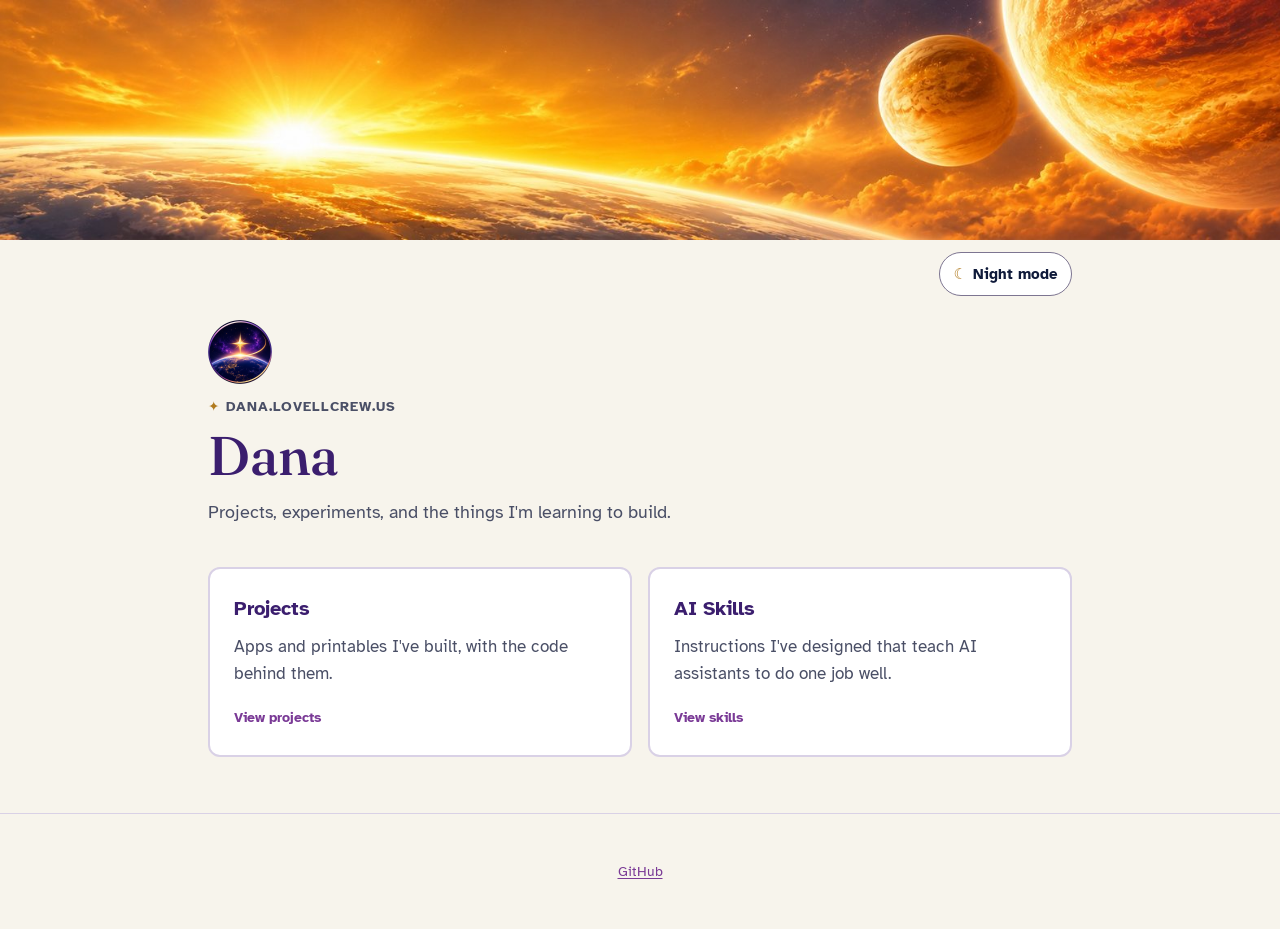
<file: index.html>
<!doctype html>
<html lang="en">
<head>
  <meta charset="utf-8">
  <meta name="viewport" content="width=device-width, initial-scale=1">
  <title>Dana | Lovell Crew</title>
  <meta name="description" content="Dana's projects and things I'm learning to build.">
  <link rel="icon" href="/favicon.ico" sizes="any">
  <link rel="icon" type="image/png" sizes="32x32" href="/assets/favicon-32.png">
  <link rel="apple-touch-icon" href="/assets/apple-touch-icon.png">
  <link rel="stylesheet" href="/solar-star.css">
  <link rel="stylesheet" href="/style.css">
  <script src="/theme.js"></script>
</head>
<body>
  <a class="skip" href="#main">Skip to content</a>
  <div class="ss-banner" role="presentation"></div>
  <div class="topbar"><button type="button" class="ss-theme-toggle">Night mode</button></div>

  <header class="hero">
    <img class="logo" src="/assets/logo-256.png" alt="Solar Star Solutions logo" width="64" height="64">
    <p class="eyebrow">dana.lovellcrew.us</p>
    <h1>Dana</h1>
    <p class="tagline">Projects, experiments, and the things I'm learning to build.</p>
  </header>

  <main id="main">
    <section class="cards" aria-label="Sections of the site">
      <a class="card-link" href="/projects/">
        <article class="card">
          <h2>Projects</h2>
          <p>Apps and printables I've built, with the code behind them.</p>
          <span class="status">View projects</span>
        </article>
      </a>

      <a class="card-link" href="/skills/">
        <article class="card">
          <h2>AI Skills</h2>
          <p>Instructions I've designed that teach AI assistants to do one job well.</p>
          <span class="status">View skills</span>
        </article>
      </a>
    </section>
  </main>

  <footer>
    <p><a href="https://github.com/dmerolesi">GitHub</a></p>
  </footer>
</body>
</html>
</file>
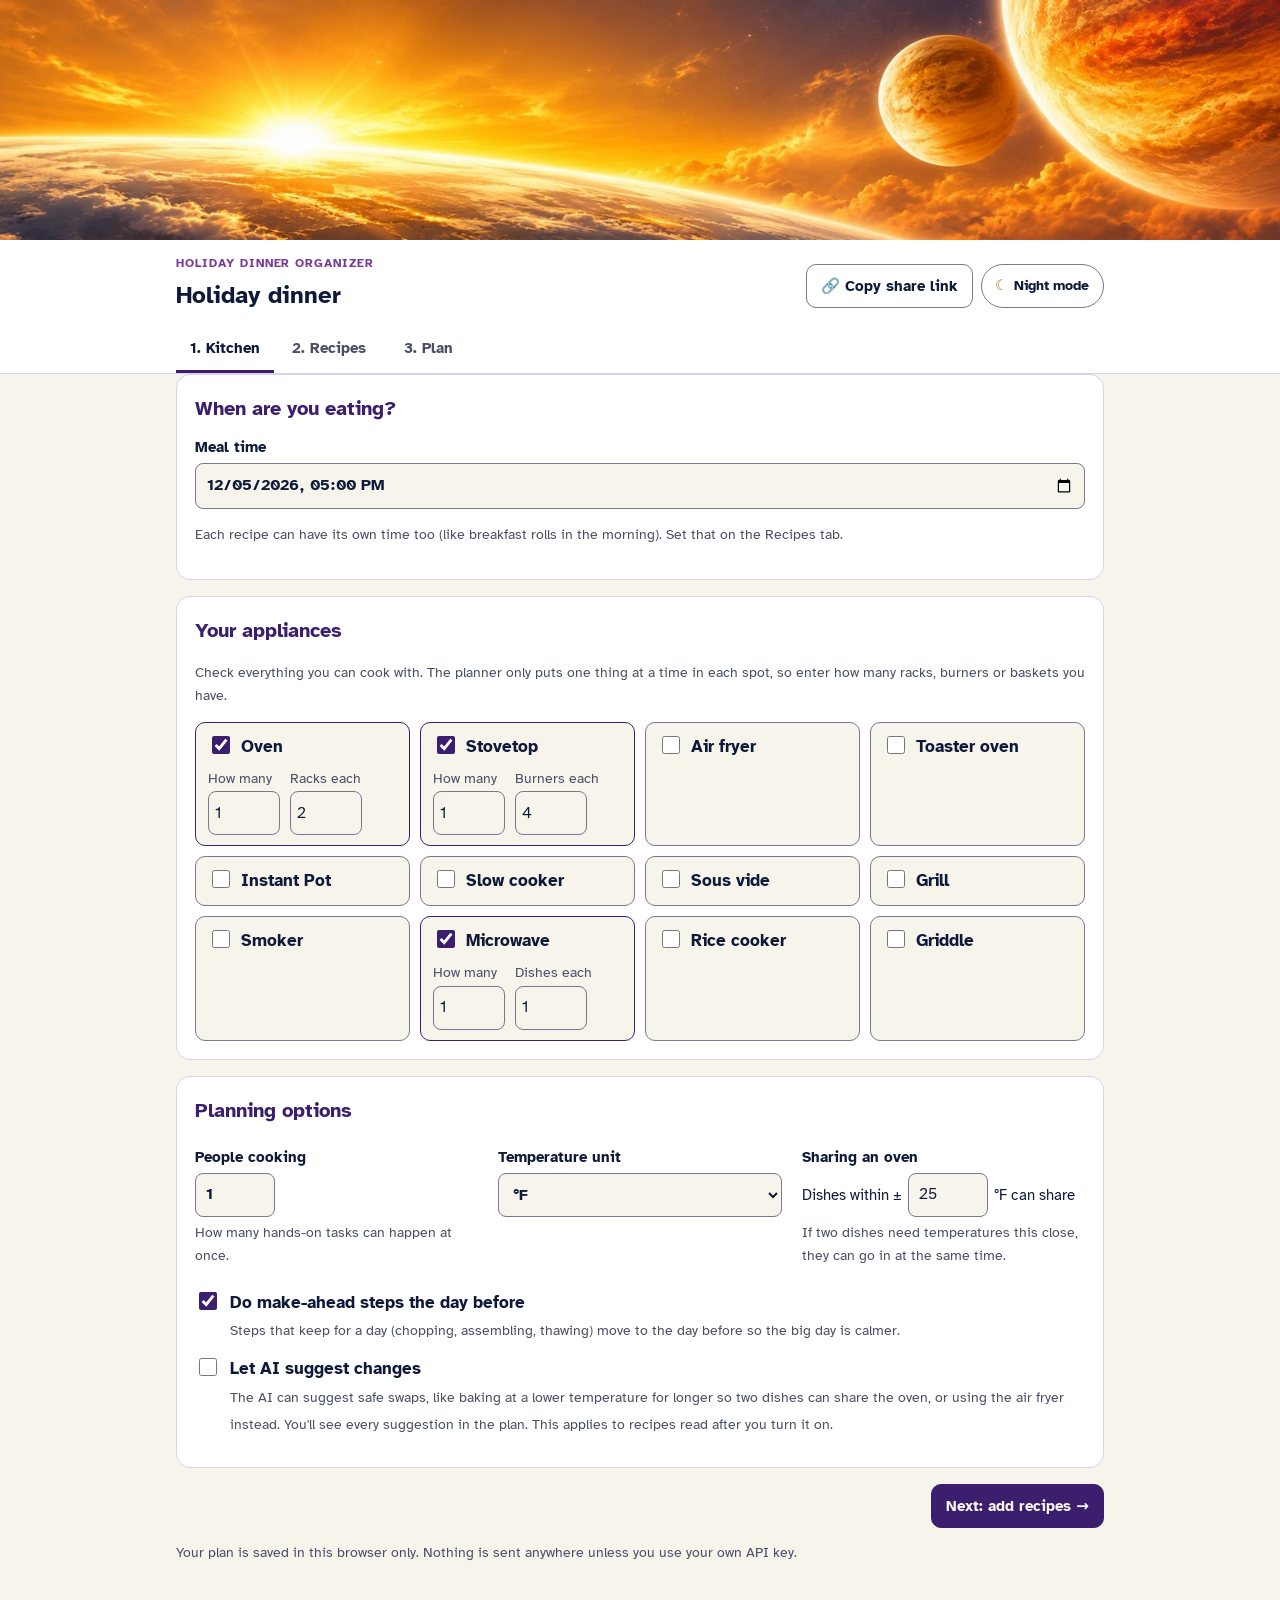
<file: holiday_dinner_organizer/index.html>
<!doctype html>
<html lang="en">
<head>
  <meta charset="utf-8">
  <meta name="viewport" content="width=device-width, initial-scale=1">
  <title>Holiday Dinner Organizer</title>
  <meta name="description" content="Plan the prep and cooking for a big meal: a step-by-step guide, an appliance timeline, a grocery list and a tool list.">
  <link rel="icon" href="data:image/svg+xml,<svg xmlns='http://www.w3.org/2000/svg' viewBox='0 0 100 100'><text y='.9em' font-size='90'>🍽️</text></svg>">
  <script src="/theme.js"></script>
  <link rel="stylesheet" href="/solar-star.css">
  <link rel="stylesheet" href="./styles.css">
  <script type="module" src="./app.js"></script>
</head>
<body>
  <div id="screen">
    <div class="ss-banner" role="presentation"></div>
    <header class="app-header">
      <div class="wrap header-row">
        <div class="title-block">
          <p class="eyebrow">Holiday Dinner Organizer</p>
          <input id="plan-title" class="plan-title" aria-label="Meal name" maxlength="80">
        </div>
        <div class="header-actions">
          <button data-action="share" class="ghost">🔗 Copy share link</button>
          <button type="button" class="ss-theme-toggle"></button>
        </div>
      </div>
      <nav class="wrap tabs" role="tablist">
        <button role="tab" data-tab="kitchen">1. Kitchen</button>
        <button role="tab" data-tab="recipes">2. Recipes <span id="recipe-count" class="count"></span></button>
        <button role="tab" data-tab="plan">3. Plan</button>
      </nav>
    </header>

    <main class="wrap">
      <section id="tab-kitchen" class="tab-panel" role="tabpanel"></section>
      <section id="tab-recipes" class="tab-panel" role="tabpanel" hidden></section>
      <section id="tab-plan" class="tab-panel" role="tabpanel" hidden></section>
      <noscript><p class="card">This planner needs JavaScript turned on.</p></noscript>
    </main>

    <footer class="wrap footer">
      <p>Your plan is saved in this browser only. Nothing is sent anywhere unless you use your own API key.</p>
    </footer>
  </div>

  <div id="print-root" aria-hidden="true"></div>
  <div id="toast" class="toast" role="status" aria-live="polite"></div>
</body>
</html>
</file>
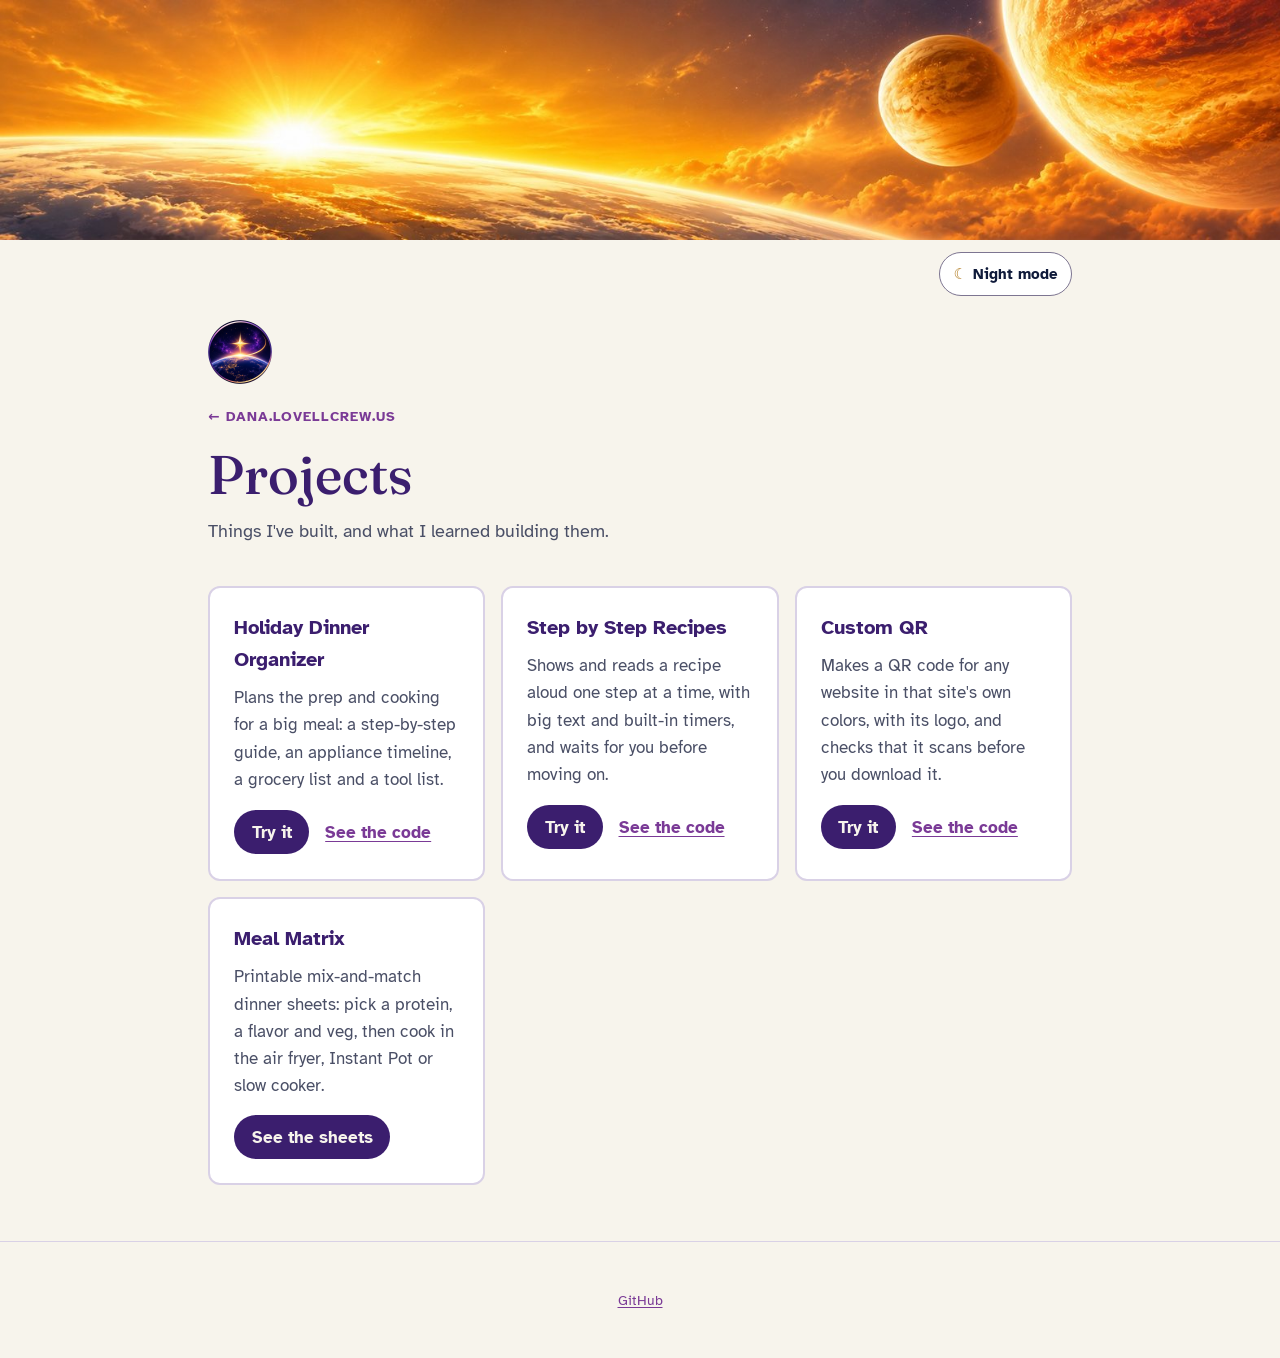
<file: projects/index.html>
<!doctype html>
<html lang="en">
<head>
  <meta charset="utf-8">
  <meta name="viewport" content="width=device-width, initial-scale=1">
  <title>Projects | Dana</title>
  <meta name="description" content="Dana's coding projects and portfolio pieces.">
  <link rel="icon" href="/favicon.ico" sizes="any">
  <link rel="icon" type="image/png" sizes="32x32" href="/assets/favicon-32.png">
  <link rel="apple-touch-icon" href="/assets/apple-touch-icon.png">
  <link rel="stylesheet" href="/solar-star.css">
  <link rel="stylesheet" href="/style.css">
  <script src="/theme.js"></script>
</head>
<body>
  <a class="skip" href="#main">Skip to content</a>
  <div class="ss-banner" role="presentation"></div>
  <div class="topbar"><button type="button" class="ss-theme-toggle">Night mode</button></div>

  <header class="hero">
    <img class="logo" src="/assets/logo-256.png" alt="Solar Star Solutions logo" width="64" height="64">
    <p class="eyebrow"><a class="back" href="/">&larr; dana.lovellcrew.us</a></p>
    <h1>Projects</h1>
    <p class="tagline">Things I've built, and what I learned building them.</p>
  </header>

  <main id="main">
    <section class="cards" aria-label="Projects">
      <!-- Each card is one project. Copy a card to add another. -->
      <article class="card">
        <h2>Holiday Dinner Organizer</h2>
        <p>Plans the prep and cooking for a big meal: a step-by-step guide, an appliance timeline, a grocery list and a tool list.</p>
        <p class="card-actions"><a class="btn" href="/holiday_dinner_organizer/">Try it</a> <a href="https://github.com/dmerolesi/dana.lovellcrew.us/tree/main/holiday_dinner_organizer">See the code</a></p>
      </article>

      <article class="card">
        <h2>Step by Step Recipes</h2>
        <p>Shows and reads a recipe aloud one step at a time, with big text and built-in timers, and waits for you before moving on.</p>
        <p class="card-actions"><a class="btn" href="/step_by_step_recipes/">Try it</a> <a href="https://github.com/dmerolesi/dana.lovellcrew.us/tree/main/step_by_step_recipes">See the code</a></p>
      </article>

      <article class="card">
        <h2>Custom QR</h2>
        <p>Makes a QR code for any website in that site's own colors, with its logo, and checks that it scans before you download it.</p>
        <p class="card-actions"><a class="btn" href="/custom_qr/">Try it</a> <a href="https://github.com/dmerolesi/dana.lovellcrew.us/tree/main/custom_qr">See the code</a></p>
      </article>

      <article class="card">
        <h2>Meal Matrix</h2>
        <p>Printable mix-and-match dinner sheets: pick a protein, a flavor and veg, then cook in the air fryer, Instant Pot or slow cooker.</p>
        <p class="card-actions"><a class="btn" href="/projects/meal-matrix/">See the sheets</a></p>
      </article>

      <!-- Hidden until ready (2026-11-23):
      <article class="card">
        <h2>KidsNet</h2>
        <p>Safer screen time for the kids in my family: documentation and a working example.</p>
        <span class="status">Coming soon</span>
      </article>

      <article class="card">
        <h2>freeCodeCamp Daily Challenges</h2>
        <p>Short daily coding problems in Python, solved one at a time.</p>
        <span class="status">Coming soon</span>
      </article>
      -->
    </section>
  </main>

  <footer>
    <p><a href="https://github.com/dmerolesi">GitHub</a></p>
  </footer>
</body>
</html>
</file>
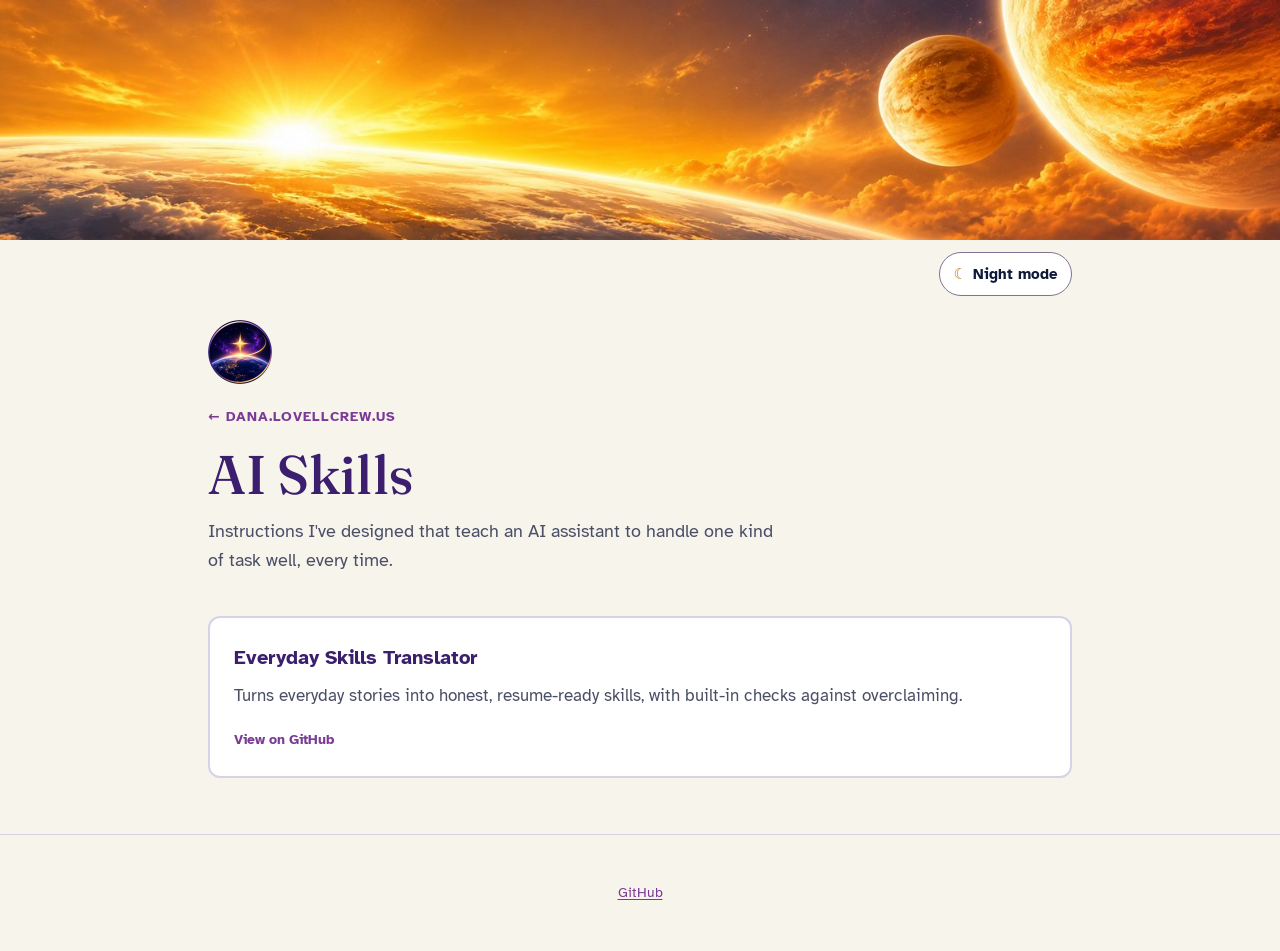
<file: skills/index.html>
<!doctype html>
<html lang="en">
<head>
  <meta charset="utf-8">
  <meta name="viewport" content="width=device-width, initial-scale=1">
  <title>AI Skills | Dana</title>
  <meta name="description" content="Skills I've designed for AI assistants.">
  <link rel="icon" href="/favicon.ico" sizes="any">
  <link rel="icon" type="image/png" sizes="32x32" href="/assets/favicon-32.png">
  <link rel="apple-touch-icon" href="/assets/apple-touch-icon.png">
  <link rel="stylesheet" href="/solar-star.css">
  <link rel="stylesheet" href="/style.css">
  <script src="/theme.js"></script>
</head>
<body>
  <a class="skip" href="#main">Skip to content</a>
  <div class="ss-banner" role="presentation"></div>
  <div class="topbar"><button type="button" class="ss-theme-toggle">Night mode</button></div>

  <header class="hero">
    <img class="logo" src="/assets/logo-256.png" alt="Solar Star Solutions logo" width="64" height="64">
    <p class="eyebrow"><a class="back" href="/">&larr; dana.lovellcrew.us</a></p>
    <h1>AI Skills</h1>
    <p class="tagline">Instructions I've designed that teach an AI assistant to handle one kind of task well, every time.</p>
  </header>

  <main id="main">
    <section class="cards" aria-label="AI skills">
      <!-- Each card is one skill. Copy a card to add another. -->
      <a class="card-link" href="https://github.com/dmerolesi/ai-skills/tree/main/everyday-skills-translator">
        <article class="card">
          <h2>Everyday Skills Translator</h2>
          <p>Turns everyday stories into honest, resume-ready skills, with built-in checks against overclaiming.</p>
          <span class="status">View on GitHub</span>
        </article>
      </a>
    </section>
  </main>

  <footer>
    <p><a href="https://github.com/dmerolesi">GitHub</a></p>
  </footer>
</body>
</html>
</file>
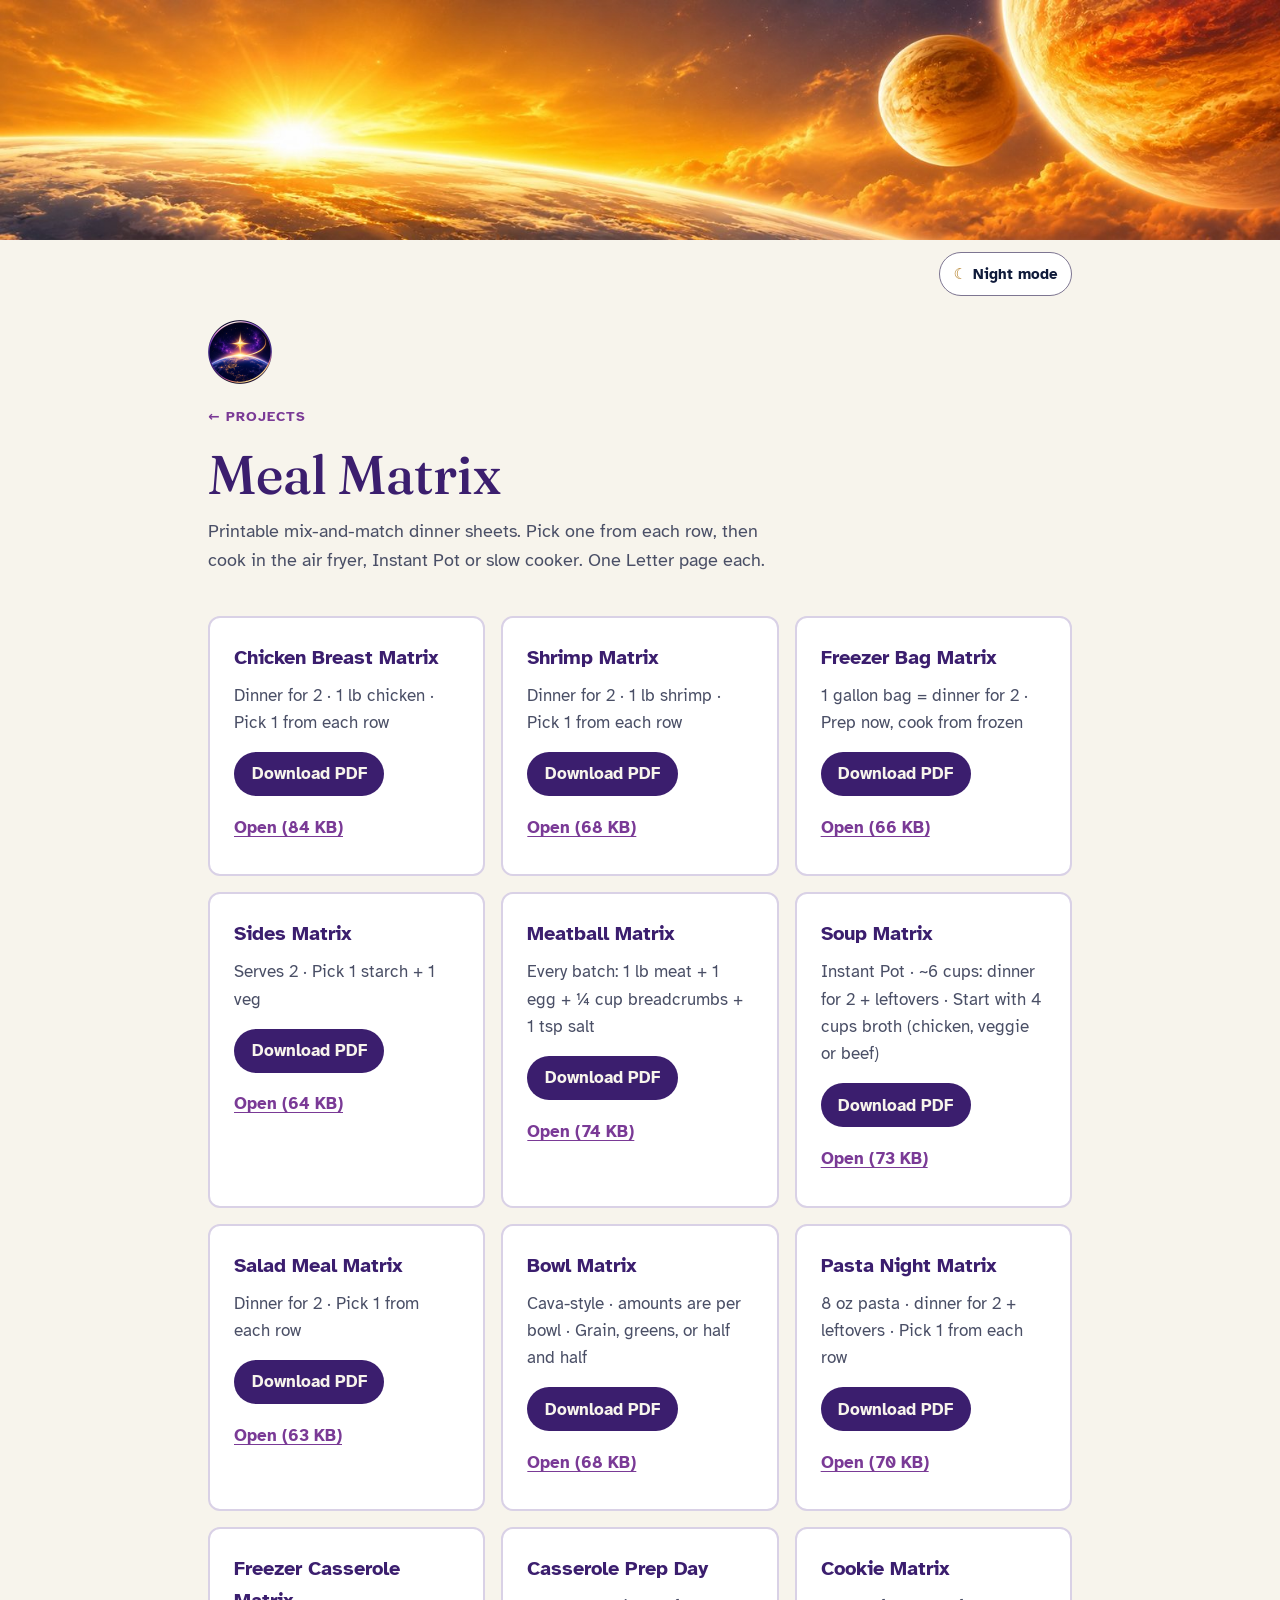
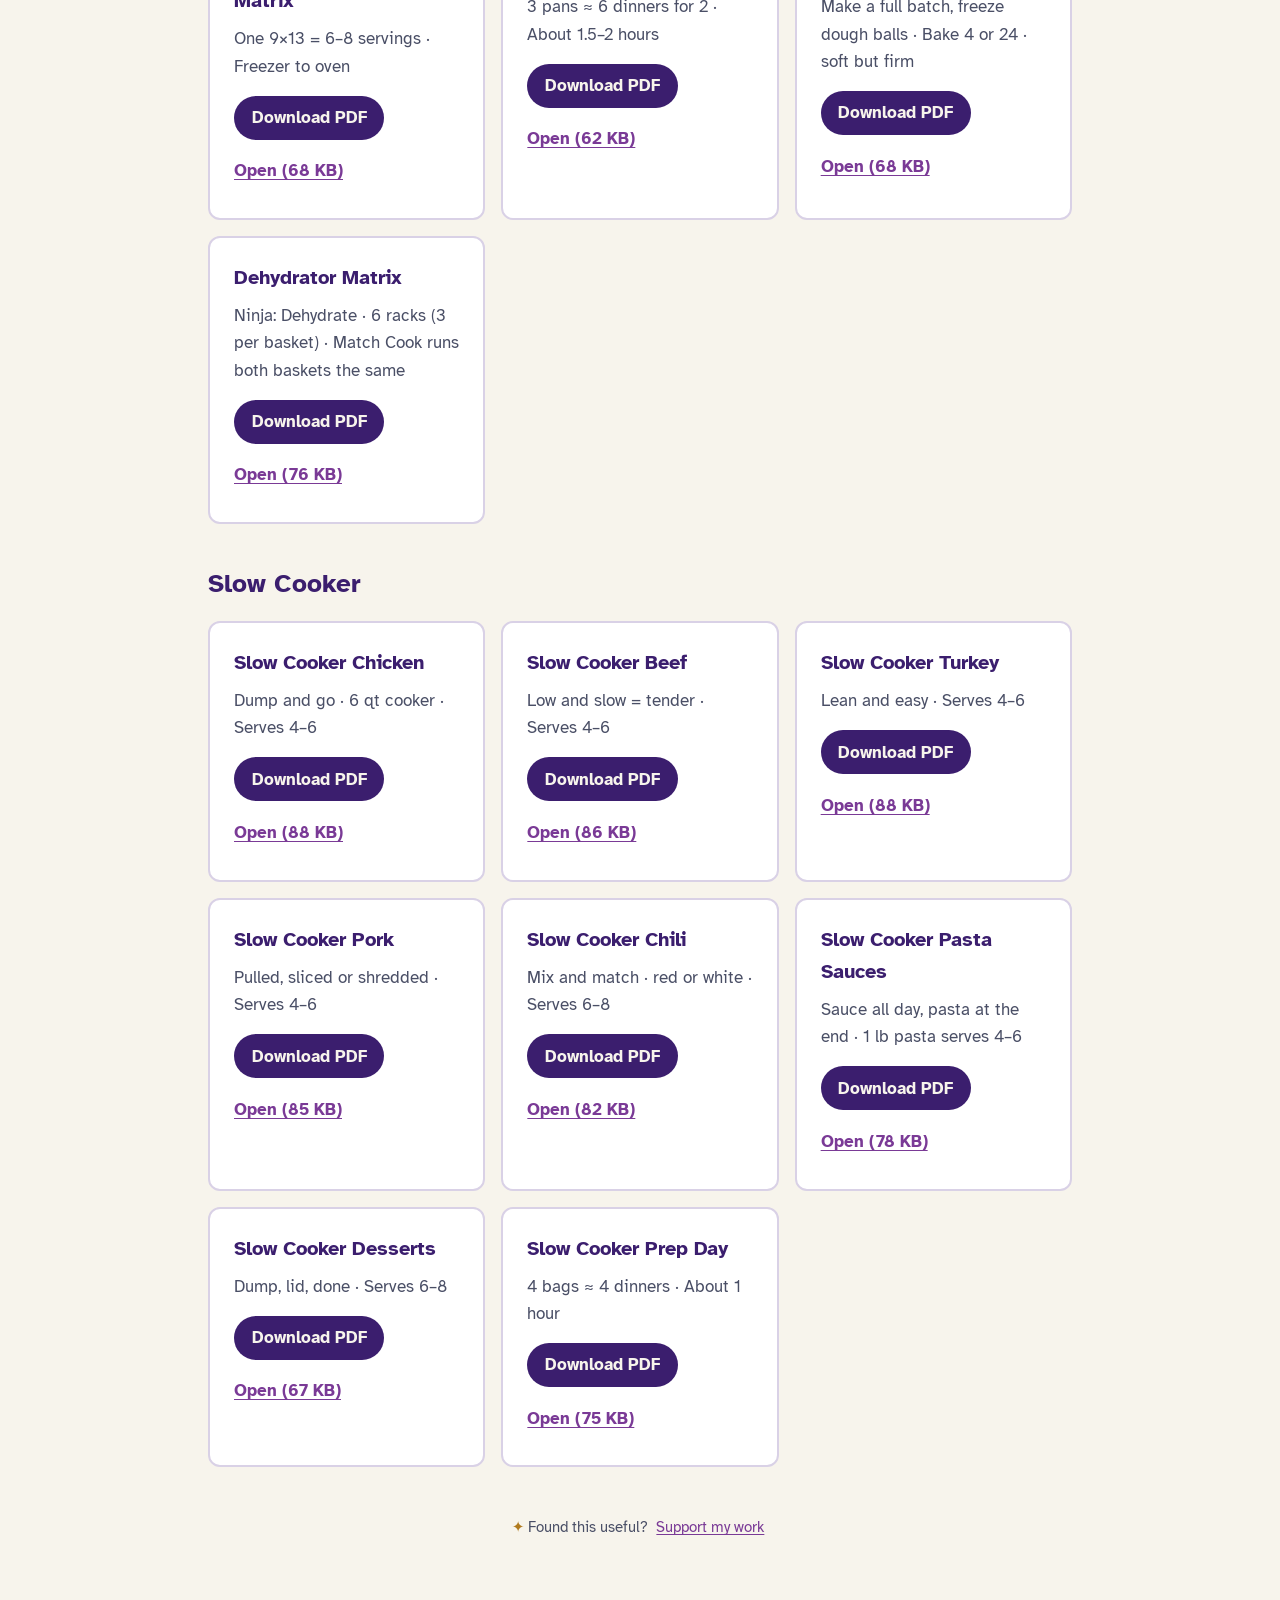
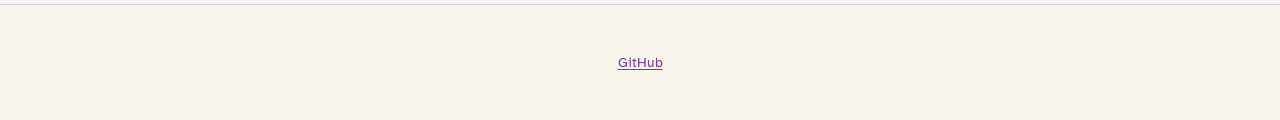
<file: projects/meal-matrix/index.html>
<!doctype html>
<html lang="en">
<head>
  <meta charset="utf-8">
  <meta name="viewport" content="width=device-width, initial-scale=1">
  <title>Meal Matrix | Dana</title>
  <meta name="description" content="Printable mix-and-match dinner sheets: pick a protein, a flavor and veg, then cook in the air fryer, Instant Pot or slow cooker.">
  <link rel="icon" href="/favicon.ico" sizes="any">
  <link rel="icon" type="image/png" sizes="32x32" href="/assets/favicon-32.png">
  <link rel="apple-touch-icon" href="/assets/apple-touch-icon.png">
  <link rel="stylesheet" href="/solar-star.css">
  <link rel="stylesheet" href="/style.css">
  <script src="/theme.js"></script>
</head>
<body>
  <a class="skip" href="#main">Skip to content</a>
  <div class="ss-banner" role="presentation"></div>
  <div class="topbar"><button type="button" class="ss-theme-toggle">Night mode</button></div>

  <header class="hero">
    <img class="logo" src="/assets/logo-256.png" alt="Solar Star Solutions logo" width="64" height="64">
    <p class="eyebrow"><a class="back" href="/projects/">&larr; Projects</a></p>
    <h1>Meal Matrix</h1>
    <p class="tagline">Printable mix-and-match dinner sheets. Pick one from each row, then cook in the air fryer, Instant Pot or slow cooker. One Letter page each.</p>
  </header>

  <main id="main">
    <section class="cards" aria-label="Meal matrix sheets">
      <article class="card">
        <h2>Chicken Breast Matrix</h2>
        <p>Dinner for 2 · 1 lb chicken · Pick 1 from each row</p>
        <p class="card-actions"><a class="btn" href="chicken_meal_matrix.pdf" download aria-label="Download Chicken Breast Matrix PDF">Download PDF</a> <a href="chicken_meal_matrix.pdf" target="_blank" rel="noopener" aria-label="Open Chicken Breast Matrix PDF">Open (84 KB)</a></p>
      </article>
      <article class="card">
        <h2>Shrimp Matrix</h2>
        <p>Dinner for 2 · 1 lb shrimp · Pick 1 from each row</p>
        <p class="card-actions"><a class="btn" href="shrimp_meal_matrix.pdf" download aria-label="Download Shrimp Matrix PDF">Download PDF</a> <a href="shrimp_meal_matrix.pdf" target="_blank" rel="noopener" aria-label="Open Shrimp Matrix PDF">Open (68 KB)</a></p>
      </article>
      <article class="card">
        <h2>Freezer Bag Matrix</h2>
        <p>1 gallon bag = dinner for 2 · Prep now, cook from frozen</p>
        <p class="card-actions"><a class="btn" href="freezer_bag_meal_matrix.pdf" download aria-label="Download Freezer Bag Matrix PDF">Download PDF</a> <a href="freezer_bag_meal_matrix.pdf" target="_blank" rel="noopener" aria-label="Open Freezer Bag Matrix PDF">Open (66 KB)</a></p>
      </article>
      <article class="card">
        <h2>Sides Matrix</h2>
        <p>Serves 2 · Pick 1 starch + 1 veg</p>
        <p class="card-actions"><a class="btn" href="sides_meal_matrix.pdf" download aria-label="Download Sides Matrix PDF">Download PDF</a> <a href="sides_meal_matrix.pdf" target="_blank" rel="noopener" aria-label="Open Sides Matrix PDF">Open (64 KB)</a></p>
      </article>
      <article class="card">
        <h2>Meatball Matrix</h2>
        <p>Every batch: 1 lb meat + 1 egg + ¼ cup breadcrumbs + 1 tsp salt</p>
        <p class="card-actions"><a class="btn" href="meatball_meal_matrix.pdf" download aria-label="Download Meatball Matrix PDF">Download PDF</a> <a href="meatball_meal_matrix.pdf" target="_blank" rel="noopener" aria-label="Open Meatball Matrix PDF">Open (74 KB)</a></p>
      </article>
      <article class="card">
        <h2>Soup Matrix</h2>
        <p>Instant Pot · ~6 cups: dinner for 2 + leftovers · Start with 4 cups broth (chicken, veggie or beef)</p>
        <p class="card-actions"><a class="btn" href="soup_meal_matrix.pdf" download aria-label="Download Soup Matrix PDF">Download PDF</a> <a href="soup_meal_matrix.pdf" target="_blank" rel="noopener" aria-label="Open Soup Matrix PDF">Open (73 KB)</a></p>
      </article>
      <article class="card">
        <h2>Salad Meal Matrix</h2>
        <p>Dinner for 2 · Pick 1 from each row</p>
        <p class="card-actions"><a class="btn" href="salad_meal_matrix.pdf" download aria-label="Download Salad Meal Matrix PDF">Download PDF</a> <a href="salad_meal_matrix.pdf" target="_blank" rel="noopener" aria-label="Open Salad Meal Matrix PDF">Open (63 KB)</a></p>
      </article>
      <article class="card">
        <h2>Bowl Matrix</h2>
        <p>Cava-style · amounts are per bowl · Grain, greens, or half and half</p>
        <p class="card-actions"><a class="btn" href="bowl_meal_matrix.pdf" download aria-label="Download Bowl Matrix PDF">Download PDF</a> <a href="bowl_meal_matrix.pdf" target="_blank" rel="noopener" aria-label="Open Bowl Matrix PDF">Open (68 KB)</a></p>
      </article>
      <article class="card">
        <h2>Pasta Night Matrix</h2>
        <p>8 oz pasta · dinner for 2 + leftovers · Pick 1 from each row</p>
        <p class="card-actions"><a class="btn" href="pasta_night_meal_matrix.pdf" download aria-label="Download Pasta Night Matrix PDF">Download PDF</a> <a href="pasta_night_meal_matrix.pdf" target="_blank" rel="noopener" aria-label="Open Pasta Night Matrix PDF">Open (70 KB)</a></p>
      </article>
      <article class="card">
        <h2>Freezer Casserole Matrix</h2>
        <p>One 9×13 = 6–8 servings · Freezer to oven</p>
        <p class="card-actions"><a class="btn" href="freezer_casserole_meal_matrix.pdf" download aria-label="Download Freezer Casserole Matrix PDF">Download PDF</a> <a href="freezer_casserole_meal_matrix.pdf" target="_blank" rel="noopener" aria-label="Open Freezer Casserole Matrix PDF">Open (68 KB)</a></p>
      </article>
      <article class="card">
        <h2>Casserole Prep Day</h2>
        <p>3 pans ≈ 6 dinners for 2 · About 1.5–2 hours</p>
        <p class="card-actions"><a class="btn" href="casserole_prep_day_meal_matrix.pdf" download aria-label="Download Casserole Prep Day PDF">Download PDF</a> <a href="casserole_prep_day_meal_matrix.pdf" target="_blank" rel="noopener" aria-label="Open Casserole Prep Day PDF">Open (62 KB)</a></p>
      </article>
      <article class="card">
        <h2>Cookie Matrix</h2>
        <p>Make a full batch, freeze dough balls · Bake 4 or 24 · soft but firm</p>
        <p class="card-actions"><a class="btn" href="cookie_meal_matrix.pdf" download aria-label="Download Cookie Matrix PDF">Download PDF</a> <a href="cookie_meal_matrix.pdf" target="_blank" rel="noopener" aria-label="Open Cookie Matrix PDF">Open (68 KB)</a></p>
      </article>
      <article class="card">
        <h2>Dehydrator Matrix</h2>
        <p>Ninja: Dehydrate · 6 racks (3 per basket) · Match Cook runs both baskets the same</p>
        <p class="card-actions"><a class="btn" href="dehydrator_meal_matrix.pdf" download aria-label="Download Dehydrator Matrix PDF">Download PDF</a> <a href="dehydrator_meal_matrix.pdf" target="_blank" rel="noopener" aria-label="Open Dehydrator Matrix PDF">Open (76 KB)</a></p>
      </article>
    </section>

    <h2 class="section-title" id="slow-cooker">Slow Cooker</h2>
    <section class="cards" aria-labelledby="slow-cooker">
      <article class="card">
        <h2>Slow Cooker Chicken</h2>
        <p>Dump and go · 6 qt cooker · Serves 4–6</p>
        <p class="card-actions"><a class="btn" href="slow_cooker_chicken_meal_matrix.pdf" download aria-label="Download Slow Cooker Chicken PDF">Download PDF</a> <a href="slow_cooker_chicken_meal_matrix.pdf" target="_blank" rel="noopener" aria-label="Open Slow Cooker Chicken PDF">Open (88 KB)</a></p>
      </article>
      <article class="card">
        <h2>Slow Cooker Beef</h2>
        <p>Low and slow = tender · Serves 4–6</p>
        <p class="card-actions"><a class="btn" href="slow_cooker_beef_meal_matrix.pdf" download aria-label="Download Slow Cooker Beef PDF">Download PDF</a> <a href="slow_cooker_beef_meal_matrix.pdf" target="_blank" rel="noopener" aria-label="Open Slow Cooker Beef PDF">Open (86 KB)</a></p>
      </article>
      <article class="card">
        <h2>Slow Cooker Turkey</h2>
        <p>Lean and easy · Serves 4–6</p>
        <p class="card-actions"><a class="btn" href="slow_cooker_turkey_meal_matrix.pdf" download aria-label="Download Slow Cooker Turkey PDF">Download PDF</a> <a href="slow_cooker_turkey_meal_matrix.pdf" target="_blank" rel="noopener" aria-label="Open Slow Cooker Turkey PDF">Open (88 KB)</a></p>
      </article>
      <article class="card">
        <h2>Slow Cooker Pork</h2>
        <p>Pulled, sliced or shredded · Serves 4–6</p>
        <p class="card-actions"><a class="btn" href="slow_cooker_pork_meal_matrix.pdf" download aria-label="Download Slow Cooker Pork PDF">Download PDF</a> <a href="slow_cooker_pork_meal_matrix.pdf" target="_blank" rel="noopener" aria-label="Open Slow Cooker Pork PDF">Open (85 KB)</a></p>
      </article>
      <article class="card">
        <h2>Slow Cooker Chili</h2>
        <p>Mix and match · red or white · Serves 6–8</p>
        <p class="card-actions"><a class="btn" href="slow_cooker_chili_meal_matrix.pdf" download aria-label="Download Slow Cooker Chili PDF">Download PDF</a> <a href="slow_cooker_chili_meal_matrix.pdf" target="_blank" rel="noopener" aria-label="Open Slow Cooker Chili PDF">Open (82 KB)</a></p>
      </article>
      <article class="card">
        <h2>Slow Cooker Pasta Sauces</h2>
        <p>Sauce all day, pasta at the end · 1 lb pasta serves 4–6</p>
        <p class="card-actions"><a class="btn" href="slow_cooker_pasta_sauces_meal_matrix.pdf" download aria-label="Download Slow Cooker Pasta Sauces PDF">Download PDF</a> <a href="slow_cooker_pasta_sauces_meal_matrix.pdf" target="_blank" rel="noopener" aria-label="Open Slow Cooker Pasta Sauces PDF">Open (78 KB)</a></p>
      </article>
      <article class="card">
        <h2>Slow Cooker Desserts</h2>
        <p>Dump, lid, done · Serves 6–8</p>
        <p class="card-actions"><a class="btn" href="slow_cooker_desserts_meal_matrix.pdf" download aria-label="Download Slow Cooker Desserts PDF">Download PDF</a> <a href="slow_cooker_desserts_meal_matrix.pdf" target="_blank" rel="noopener" aria-label="Open Slow Cooker Desserts PDF">Open (67 KB)</a></p>
      </article>
      <article class="card">
        <h2>Slow Cooker Prep Day</h2>
        <p>4 bags ≈ 4 dinners · About 1 hour</p>
        <p class="card-actions"><a class="btn" href="slow_cooker_prep_day_meal_matrix.pdf" download aria-label="Download Slow Cooker Prep Day PDF">Download PDF</a> <a href="slow_cooker_prep_day_meal_matrix.pdf" target="_blank" rel="noopener" aria-label="Open Slow Cooker Prep Day PDF">Open (75 KB)</a></p>
      </article>
    </section>

    <p class="support"><span aria-hidden="true">&#10022;</span> Found this useful? <a href="https://ko-fi.com/solarstarsolutions" target="_blank" rel="noopener">Support my work</a></p>
  </main>

  <footer>
    <p><a href="https://github.com/dmerolesi">GitHub</a></p>
  </footer>
</body>
</html>
</file>
<file: solar-star.css>
/* Solar Star theme v1 (Edith's spec, 2026-11-12). One shared stylesheet for every page and app.
   Change a color here and everything that links this file follows.
   Day/night: follows the device; html[data-theme="light"|"dark"] (set by theme.js) overrides it.
   Contrast numbers for every pair: see contrast-report.md beside this file. */

@import url("https://fonts.googleapis.com/css2?family=Atkinson+Hyperlegible:ital,wght@0,400;0,700;1,400&family=Fraunces:opsz,wght@9..144,500&display=swap");

:root {
  /* Brand palette (raw colors: use the role colors below in pages) */
  --ss-navy: #0F1A3A;
  --ss-starlight: #F7F4EC;
  --ss-violet: #3B1E6E;
  --ss-orchid: #9C4DB8;        /* decorative only */
  --ss-orchid-dark: #7A3A96;   /* day links */
  --ss-lavender: #C9B8F0;      /* night links */
  --ss-lavender-light: #E4DAFA;/* night headings */
  --ss-gold: #D9A441;          /* night buttons + star marks, never body text */
  --ss-gold-dark: #B07A1E;     /* day icons */
  --ss-teal: #2FA7B5;          /* rare accent, night only for text */

  /* Fonts and sizes */
  --ss-font-body: "Atkinson Hyperlegible", system-ui, -apple-system, "Segoe UI", Roboto, sans-serif;
  --ss-font-heading: "Fraunces", Georgia, "Times New Roman", serif;
  --ss-text-size: 1.0625rem;   /* about 17px */
  --ss-line: 1.6;
  --ss-radius: 0.75rem;
  --ss-tap: 2.75rem;           /* 44px minimum tap target */
  --ss-banner-height: clamp(9.375rem, 22vw, 15rem); /* 150px on phones */

  /* Day roles (default) */
  --ss-bg: var(--ss-starlight);
  --ss-surface: #FFFFFF;
  --ss-surface-2: #EFEAF6;
  --ss-text: var(--ss-navy);
  --ss-muted: #4A4F66;
  --ss-heading: var(--ss-violet);
  --ss-link: var(--ss-orchid-dark);
  --ss-accent: var(--ss-violet);       /* main buttons */
  --ss-on-accent: var(--ss-starlight);
  --ss-mark: var(--ss-gold-dark);      /* icons, star marks */
  --ss-border: #D9D1E6;                /* decorative lines */
  --ss-control-border: #7D7591;        /* input and button outlines (3:1 or more) */
  --ss-focus: var(--ss-orchid-dark);
  --ss-error: #A3221A;
  --ss-error-bg: #FBEAE8;
  --ss-warn-bg: #FFF3D6;
  --ss-warn-border: var(--ss-gold-dark);
  --ss-banner: url("/assets/banner-day.jpg");
  color-scheme: light;
}

/* Night roles: same values twice, once for "follow the device", once for the manual toggle. */
@media (prefers-color-scheme: dark) {
  :root:not([data-theme="light"]) {
    --ss-bg: var(--ss-navy);
    --ss-surface: #18244A;
    --ss-surface-2: #22305C;
    --ss-text: var(--ss-starlight);
    --ss-muted: #B9BCD0;
    --ss-heading: var(--ss-lavender-light);
    --ss-link: var(--ss-lavender);
    --ss-accent: var(--ss-gold);
    --ss-on-accent: var(--ss-navy);
    --ss-mark: var(--ss-gold);
    --ss-border: #34416E;
    --ss-control-border: #7E8AB8;
    --ss-focus: var(--ss-lavender);
    --ss-error: #FF9C94;
    --ss-error-bg: #3A1F2E;
    --ss-warn-bg: #3A3220;
    --ss-warn-border: var(--ss-gold);
    --ss-banner: url("/assets/banner-night.jpg");
    color-scheme: dark;
  }
}
:root[data-theme="dark"] {
  --ss-bg: var(--ss-navy);
  --ss-surface: #18244A;
  --ss-surface-2: #22305C;
  --ss-text: var(--ss-starlight);
  --ss-muted: #B9BCD0;
  --ss-heading: var(--ss-lavender-light);
  --ss-link: var(--ss-lavender);
  --ss-accent: var(--ss-gold);
  --ss-on-accent: var(--ss-navy);
  --ss-mark: var(--ss-gold);
  --ss-border: #34416E;
  --ss-control-border: #7E8AB8;
  --ss-focus: var(--ss-lavender);
  --ss-error: #FF9C94;
  --ss-error-bg: #3A1F2E;
  --ss-warn-bg: #3A3220;
  --ss-warn-border: var(--ss-gold);
  --ss-banner: url("/assets/banner-night.jpg");
  color-scheme: dark;
}

/* ---------- Base ---------- */
html { -webkit-text-size-adjust: 100%; }
body {
  margin: 0;
  background: var(--ss-bg);
  color: var(--ss-text);
  font-family: var(--ss-font-body);
  font-size: var(--ss-text-size);
  line-height: var(--ss-line);
  overflow-wrap: break-word;
}
a { color: var(--ss-link); text-underline-offset: 0.15em; }
:focus-visible { outline: 3px solid var(--ss-focus); outline-offset: 2px; }

/* Fraunces for large headings only; everything else stays Atkinson. */
.ss-display, h1 {
  font-family: var(--ss-font-heading);
  font-weight: 500;
  color: var(--ss-heading);
  line-height: 1.15;
}

/* ---------- Banner: decorative image, no text on it ---------- */
.ss-banner {
  display: block;
  width: 100%;
  height: var(--ss-banner-height);
  background: var(--ss-banner) left center / cover no-repeat, var(--ss-bg);
}

/* ---------- Day/night toggle (theme.js fills in the label) ---------- */
.ss-theme-toggle {
  font: inherit;
  font-size: 0.95rem;
  font-weight: 700;
  min-height: var(--ss-tap);
  min-width: var(--ss-tap);
  padding: 0.4rem 0.85rem;
  border-radius: 999px;
  border: 1px solid var(--ss-control-border);
  background: var(--ss-surface);
  color: var(--ss-text);
  cursor: pointer;
  display: inline-flex;
  align-items: center;
  gap: 0.4rem;
}
.ss-theme-toggle .ss-icon { color: var(--ss-mark); }

/* ---------- Respect reduce motion ---------- */
@media (prefers-reduced-motion: reduce) {
  *, *::before, *::after {
    animation-duration: 0.01ms !important;
    animation-iteration-count: 1 !important;
    transition-duration: 0.01ms !important;
    scroll-behavior: auto !important;
  }
}
</file>
<file: style.css>
/* Site layout for dana.lovellcrew.us. Colors, fonts, banner and day/night toggle come from
   /solar-star.css (shared with Bob's apps; source: Bob/Solar-Star-Theme). Link it first. */

/* Placeholder behind the banner until /assets/banner-day.jpg and banner-night.jpg exist. */
:root { --site-banner-fallback: linear-gradient(100deg, #D9A441 0%, #C9B8F0 45%, #9C4DB8 100%); }
@media (prefers-color-scheme: dark) {
  :root:not([data-theme="light"]) { --site-banner-fallback: linear-gradient(100deg, #0F1A3A 0%, #3B1E6E 55%, #9C4DB8 100%); }
}
:root[data-theme="dark"] { --site-banner-fallback: linear-gradient(100deg, #0F1A3A 0%, #3B1E6E 55%, #9C4DB8 100%); }

.ss-banner { background: var(--ss-banner) left center / cover no-repeat, var(--site-banner-fallback); }

* { box-sizing: border-box; }

.skip {
  position: absolute; left: -999rem; top: 0.5rem;
  background: var(--ss-surface); color: var(--ss-text); padding: 0.6rem 1rem; z-index: 10;
}
.skip:focus { left: 1rem; }

.topbar {
  max-width: 56rem;
  margin: 0 auto;
  padding: 0.75rem 1rem 0;
  display: flex;
  justify-content: flex-end;
}

.hero {
  max-width: 56rem;
  margin: 0 auto;
  padding: 1.5rem 1rem 2.5rem;
}

.eyebrow {
  margin: 0;
  color: var(--ss-muted);
  font-weight: 700;
  letter-spacing: 0.08em;
  text-transform: uppercase;
  font-size: 0.85rem;
}
.eyebrow::before { content: "\2726\00a0"; color: var(--ss-mark); }  /* four-point star mark */
.eyebrow:has(.back)::before { content: none; }

h1 {
  margin: 0.5rem 0 0.75rem;
  font-size: clamp(2.2rem, 6vw, 3.4rem);
  line-height: 1.1;
}
h2 { color: var(--ss-heading); }

.tagline {
  margin: 0;
  max-width: 36rem;
  color: var(--ss-muted);
  font-size: 1.15rem;
}

main {
  max-width: 56rem;
  margin: 0 auto;
  padding: 0 1rem 3.5rem;
}

.cards {
  display: grid;
  grid-template-columns: repeat(auto-fit, minmax(min(15rem, 100%), 1fr));
  gap: 1rem;
}

.card {
  height: 100%;
  background: var(--ss-surface);
  border: 2px solid var(--ss-border);
  border-radius: var(--ss-radius);
  padding: 1.5rem;
}

.card h2 {
  margin: 0 0 0.5rem;
  font-size: 1.25rem;
  font-weight: 700;
}

.card p {
  margin: 0 0 1rem;
  color: var(--ss-muted);
}

.status {
  font-size: 0.85rem;
  font-weight: 700;
  color: var(--ss-link);
}

.card-link {
  display: block;
  color: inherit;
  text-decoration: none;
  border-radius: var(--ss-radius);
}
.card-link:hover .card,
.card-link:focus-visible .card { border-color: var(--ss-link); }

.back {
  color: var(--ss-link);
  font-weight: 700;
  text-decoration: none;
  display: inline-block;
  padding: 0.6rem 0;             /* taller tap target */
}

.btn {
  display: inline-flex;
  align-items: center;
  min-height: var(--ss-tap);
  padding: 0.5rem 1.1rem;
  font-weight: 700;
  color: var(--ss-on-accent);
  background: var(--ss-accent);
  border-radius: 999px;
  text-decoration: none;
}

/* Quiet Ko-fi line at the end of a project page */
.support {
  margin: 2.5rem 0 0;
  text-align: center;
  color: var(--ss-muted);
  font-size: 0.95rem;
}
.support span { color: var(--ss-mark); }
.support a { display: inline-block; padding: 0.5rem 0.25rem; }

footer {
  border-top: 1px solid var(--ss-border);
  padding: 1.5rem 1rem;
  text-align: center;
  color: var(--ss-muted);
  font-size: 0.9rem;
}
footer a { display: inline-block; padding: 0.5rem 0.25rem; }

.card .card-actions { display: flex; flex-wrap: wrap; align-items: center; gap: 0.5rem 1rem; margin: 0; }
.card-actions a:not(.btn) { font-weight: 700; display: inline-block; padding: 0.6rem 0; }

/* Solar Star logo in page headers (theme v1.2: 48–64 px) */
.hero .logo { display: block; width: 64px; height: 64px; margin-bottom: 0.75rem; }

/* Section heading between card groups (e.g. Meal Matrix › Slow Cooker) */
.section-title { margin: 2.5rem 0 1rem; font-size: 1.6rem; }
</file>
<file: holiday_dinner_organizer/styles.css>
/* Solar Star theme: colors and fonts come from /solar-star.css (shared by the whole site).
   This block only maps the app's own names onto those shared roles. */
:root {
  --bg: var(--ss-bg);
  --surface: var(--ss-surface);
  --surface-2: var(--ss-surface-2);
  --text: var(--ss-text);
  --muted: var(--ss-muted);
  --accent: var(--ss-accent);
  --accent-text: var(--ss-on-accent);
  --label: var(--ss-link);
  --border: var(--ss-control-border);
  --line: var(--ss-border);
  --warn-bg: var(--ss-warn-bg);
  --warn-border: var(--ss-warn-border);
  --error: var(--ss-error);
  --error-bg: var(--ss-error-bg);
  --batch: var(--ss-muted);
  /* One color per recipe on the timeline and step cards (white text sits on these: 4.5:1 or more). */
  --c0: #B83A4B; --c1: #1F7A70; --c2: #A85A12; --c3: #3B1E6E;
  --c4: #2B6CA3; --c5: #7A3A96; --c6: #4F7A35; --c7: #8E5763;
  --on-rc: #FFFFFF;
}
/* Night: lighter recipe colors with navy text on them. */
@media (prefers-color-scheme: dark) {
  :root:not([data-theme="light"]) {
    --c0: #F08A97; --c1: #5CC8BA; --c2: #F0A860; --c3: #C9B8F0;
    --c4: #7DB6EA; --c5: #D9A0EE; --c6: #9CCB7E; --c7: #E0A9B4;
    --on-rc: #0F1A3A;
  }
}
:root[data-theme="dark"] {
  --c0: #F08A97; --c1: #5CC8BA; --c2: #F0A860; --c3: #C9B8F0;
  --c4: #7DB6EA; --c5: #D9A0EE; --c6: #9CCB7E; --c7: #E0A9B4;
  --on-rc: #0F1A3A;
}

* { box-sizing: border-box; }
[hidden] { display: none !important; }

body {
  margin: 0;
  background: var(--bg);
  color: var(--text);
  font-family: var(--ss-font-body);
  font-size: var(--ss-text-size);
  line-height: var(--ss-line);
}

.wrap { max-width: 960px; margin: 0 auto; padding: 0 16px; }
a { color: var(--label); }
h2, h3 { color: var(--ss-heading); }
h2 { font-size: 1.25rem; margin: 0 0 8px; }
h3 { font-size: 1.05rem; margin: 0; }
.hint { color: var(--muted); font-size: 0.9rem; }
.hint.warn, .warn { color: var(--text); }
.empty { color: var(--muted); text-align: center; padding: 24px 0; }

/* ---------- header and tabs ---------- */
.header-actions { display: flex; flex-wrap: wrap; gap: 8px; }
.app-header .ss-theme-toggle { font-size: 0.9rem; }
.app-header { background: var(--surface); border-bottom: 1px solid var(--line); position: sticky; top: 0; z-index: 10; }
.header-row { display: flex; align-items: center; justify-content: space-between; gap: 12px; padding-top: 14px; }
.title-block { min-width: 0; flex: 1; }
.eyebrow { margin: 0; color: var(--label); font-weight: 600; letter-spacing: 0.08em; text-transform: uppercase; font-size: 0.75rem; }
.plan-title { font: inherit; font-size: 1.5rem; font-weight: 700; border: 1px solid transparent; background: transparent; color: var(--text); padding: 2px 6px; margin-left: -7px; border-radius: 8px; width: 100%; max-width: 520px; }
.plan-title:hover, .plan-title:focus { border-color: var(--border); outline: none; }
.tabs { display: flex; gap: 4px; margin-top: 8px; overflow-x: auto; }
.tabs button { min-height: var(--ss-tap); border: none; border-bottom: 3px solid transparent; border-radius: 0; background: none; padding: 10px 14px; font-weight: 600; color: var(--muted); }
.tabs button.active { color: var(--text); border-bottom-color: var(--accent); }
.count { font-size: 0.8rem; color: var(--muted); font-weight: 500; }

main { padding-top: 20px; padding-bottom: 40px; }
.footer { color: var(--muted); font-size: 0.85rem; padding-bottom: 32px; }

/* ---------- controls ---------- */
button, .button {
  font: inherit; font-size: 0.95rem; font-weight: 600;
  display: inline-flex; align-items: center; gap: 6px;
  padding: 9px 14px; border-radius: 10px; cursor: pointer; min-height: var(--ss-tap);
  border: 1px solid var(--border); background: var(--surface); color: var(--text);
}
button:hover, .button:hover { border-color: var(--accent); }
button:focus-visible, .button:focus-within, input:focus-visible, select:focus-visible, textarea:focus-visible { outline: 3px solid color-mix(in srgb, var(--accent) 45%, transparent); outline-offset: 1px; }
button.primary { background: var(--accent); border-color: var(--accent); color: var(--accent-text); }
button.ghost { background: transparent; }
button.danger { color: var(--error); border-color: transparent; }
button:disabled { opacity: 0.6; cursor: progress; }

input[type="text"], input[type="search"], input[type="url"], input[type="password"], input[type="number"], input[type="datetime-local"], select, textarea {
  font: inherit; font-size: 1rem; color: var(--text); background: var(--bg);
  border: 1px solid var(--border); border-radius: 8px; padding: 8px 10px; width: 100%;
}
input[type="number"] { width: 5.5em; }
input[type="text"], input[type="search"], input[type="url"], input[type="password"], input[type="number"], input[type="datetime-local"], select, .plan-title { min-height: var(--ss-tap); }
textarea { resize: vertical; }
textarea.mono { font-family: ui-monospace, Menlo, Consolas, monospace; font-size: 0.8rem; }
input[type="checkbox"], input[type="radio"] { width: 18px; height: 18px; accent-color: var(--accent); flex: none; margin-top: 3px; }

.field { display: flex; flex-direction: column; gap: 4px; font-weight: 600; font-size: 0.95rem; margin: 10px 0; }
.field .hint { font-weight: 400; }
.field.small { max-width: 340px; }
.inline { display: inline-flex; align-items: center; gap: 6px; font-weight: 400; }
.check, .choice { display: flex; gap: 10px; align-items: flex-start; margin: 12px 0; cursor: pointer; }
.row { display: flex; flex-wrap: wrap; gap: 8px; align-items: center; }
.row.space { justify-content: space-between; }
.next-row { display: flex; justify-content: flex-end; margin-top: 8px; }

.card { background: var(--surface); border: 1px solid var(--line); border-radius: 14px; padding: 18px; margin-bottom: 16px; }

/* ---------- kitchen ---------- */
.appliance-grid { display: grid; grid-template-columns: repeat(auto-fill, minmax(200px, 1fr)); gap: 10px; margin-top: 12px; }
.appliance { border: 1px solid var(--border); border-radius: 10px; padding: 10px 12px; background: var(--bg); }
.appliance.on { border-color: var(--accent); }
.appliance-name { display: flex; gap: 8px; font-weight: 600; cursor: pointer; }
.appliance-nums { display: flex; gap: 10px; margin-top: 8px; font-size: 0.85rem; color: var(--muted); }
.appliance-nums label { display: flex; flex-direction: column; gap: 2px; }
.appliance-nums input { width: 4.5em; padding: 4px 6px; min-height: var(--ss-tap); }
.settings-grid { display: grid; grid-template-columns: repeat(auto-fit, minmax(220px, 1fr)); gap: 0 20px; }
.settings-grid .field input[type="number"] { width: 5em; }

/* ---------- recipes ---------- */
.choice-row { display: grid; grid-template-columns: repeat(auto-fit, minmax(240px, 1fr)); gap: 10px; }
.choice { border: 1px solid var(--border); border-radius: 10px; padding: 12px; margin: 0; background: var(--bg); }
.choice:has(input:checked) { border-color: var(--accent); }
.api-box { margin-top: 12px; padding-top: 4px; border-top: 1px solid var(--line); }
.recipe-head { display: flex; align-items: center; gap: 10px; }
.recipe-head h3 { flex: 1; }
.dot { width: 12px; height: 12px; border-radius: 50%; background: var(--rc); flex: none; display: inline-block; }
.dot.hatch { background: repeating-linear-gradient(45deg, var(--muted) 0 3px, transparent 3px 6px); border: 1px solid var(--muted); }
.recipe.parsed { border-left: 5px solid var(--rc); }
.file-pill { background: var(--surface-2); border-radius: 8px; padding: 8px 12px; display: inline-block; }
.ai-steps { padding-left: 20px; margin: 12px 0 0; }
.ai-steps > li { margin-bottom: 10px; }
.ai-steps > li > .hint { display: block; margin-top: 4px; }
.notes { margin: 6px 0; padding-left: 20px; color: var(--muted); font-size: 0.9rem; }
details { margin-top: 8px; }
summary { cursor: pointer; font-weight: 600; color: var(--label); min-height: var(--ss-tap); display: flex; align-items: center; }
.mini-steps { padding-left: 20px; font-size: 0.92rem; }
.error-box { background: var(--error-bg); color: var(--error); border-radius: 8px; padding: 10px 12px; margin: 10px 0 0; }
.add-card { border-style: dashed; }

/* ---------- plan ---------- */
.toolbar { display: flex; flex-wrap: wrap; justify-content: space-between; align-items: center; gap: 8px 16px; }
.toolbar .check { margin: 0; }
.notice { background: var(--surface-2); border-radius: 10px; padding: 10px 14px; margin: 0 0 16px; }
.notice.warn { background: var(--warn-bg); border: 1px solid var(--warn-border); }
.notice ul { margin: 4px 0 0; padding-left: 20px; }
.subtabs { display: flex; gap: 6px; margin-bottom: 14px; overflow-x: auto; scrollbar-width: none; }
.subtabs button { border-radius: 999px; padding: 7px 16px; }
.subtabs button.active { background: var(--text); color: var(--bg); border-color: var(--text); }

.day-head { margin: 24px 0 10px; font-size: 1.1rem; color: var(--ss-heading); }
.section { border-left: 5px solid var(--rc); }
.section header { display: flex; gap: 12px; align-items: center; margin-bottom: 6px; }
.section header .hint { margin: 2px 0 0; }
.sec-num { width: 30px; height: 30px; border-radius: 50%; background: var(--rc); color: var(--on-rc); font-weight: 700; display: grid; place-items: center; flex: none; font-size: 0.9rem; }
.tools-line { font-size: 0.9rem; margin: 4px 0 8px; color: var(--muted); }
.tools-line b { color: var(--text); }
.steps { list-style: none; padding: 0; margin: 0; }
.step { border-top: 1px solid var(--line); }
.step > label { display: grid; grid-template-columns: 22px 78px 1fr; gap: 8px; padding: 10px 0; cursor: pointer; align-items: start; }
.step .time { font-weight: 700; font-variant-numeric: tabular-nums; }
.step .meta { display: inline-block; font-size: 0.82rem; color: var(--muted); background: var(--surface-2); border-radius: 6px; padding: 0 6px; margin-left: 4px; }
.step ul { margin: 6px 0 0; padding-left: 18px; font-size: 0.95rem; }
.step.timer .what { color: var(--muted); }
.step.suggested ul li:first-child { color: var(--label); }
.step.done .what, .step.done .time { text-decoration: line-through; color: var(--muted); }
.raw-note { font-size: 0.9rem; background: var(--surface-2); border-radius: 8px; padding: 8px 12px; margin: 8px 0 0; }

/* timeline */
.day-chips { display: flex; gap: 6px; flex-wrap: wrap; margin-bottom: 8px; }
.day-chips button { border-radius: 999px; padding: 6px 12px; font-size: 0.85rem; }
.day-chips button.active { background: var(--accent); color: var(--accent-text); border-color: var(--accent); }
.timeline { overflow-x: auto; border: 1px solid var(--border); border-radius: 10px; margin-top: 8px; background: var(--bg); }
.tl-inner { display: inline-block; min-width: 100%; }
.tl-row { display: flex; border-bottom: 1px solid var(--line); }
.tl-row:last-child { border-bottom: none; }
.tl-label { position: sticky; left: 0; z-index: 2; width: 130px; flex: none; padding: 8px 10px; font-size: 0.85rem; font-weight: 600; background: var(--surface); border-right: 1px solid var(--border); }
.tl-row.missing .tl-label { color: var(--error); }
.tl-track { position: relative; flex: none; background-image: repeating-linear-gradient(90deg, var(--border) 0 1px, transparent 1px 144px); }
.tl-axis { height: 30px; }
.tl-axis .tl-track { background: none; }
.tick { position: absolute; top: 6px; font-size: 0.75rem; color: var(--muted); white-space: nowrap; transform: translateX(3px); }
.bar { position: absolute; height: 26px; border-radius: 6px; background: var(--rc); color: var(--on-rc); font-size: 0.75rem; font-weight: 600; padding: 4px 6px; overflow: hidden; white-space: nowrap; text-overflow: ellipsis; cursor: default; }
.bar span { overflow: hidden; text-overflow: ellipsis; display: block; }
.bar.hands { background: color-mix(in srgb, var(--rc) 85%, #000); }
.bar.preheat { background: repeating-linear-gradient(45deg, color-mix(in srgb, var(--rc) 45%, transparent) 0 4px, transparent 4px 8px); border: 1px dashed var(--rc); color: var(--text); }
.legend { display: flex; flex-wrap: wrap; gap: 6px 16px; margin-top: 12px; font-size: 0.85rem; }
.legend-item { display: inline-flex; align-items: center; gap: 6px; }

/* grocery and tools */
.checklist { list-style: none; padding: 0; margin: 4px 0 14px; }
.checklist li label { display: flex; gap: 10px; padding: 7px 0; border-bottom: 1px solid var(--line); cursor: pointer; align-items: flex-start; }
.checklist .hint { display: block; }
.checklist.have span { color: var(--muted); text-decoration: line-through; }
.card h3 { margin-top: 12px; }

/* ---------- small things ---------- */
.spinner { width: 14px; height: 14px; border: 2px solid currentColor; border-right-color: transparent; border-radius: 50%; display: inline-block; animation: spin 0.8s linear infinite; }
@keyframes spin { to { transform: rotate(360deg); } }
.toast { position: fixed; left: 50%; bottom: 20px; transform: translate(-50%, 20px); background: var(--text); color: var(--bg); padding: 10px 16px; border-radius: 10px; max-width: calc(100% - 32px); opacity: 0; pointer-events: none; transition: opacity 0.2s, transform 0.2s; z-index: 50; }
.toast.show { opacity: 1; transform: translate(-50%, 0); }
.toast.error { background: var(--error); color: var(--bg); }

@media (max-width: 600px) {
  body { font-size: 16px; }
  .header-row { flex-wrap: wrap; }
  .header-row > button { font-size: 0.85rem; padding: 6px 10px; }
  .header-actions { width: 100%; }
  .plan-title { font-size: 1.25rem; }
  .step > label { grid-template-columns: 22px 1fr; }
  .step .time { grid-column: 2; }
  .step .what { grid-column: 2; }
  .tl-label { width: 96px; font-size: 0.78rem; }
  .card { padding: 14px; }
}

/* ---------- print ---------- */
#print-root { display: none; }
@media print {
  @page { margin: 16mm; }
  body { background: #fff; color: #000; font-size: 11pt; }
  #screen, .toast { display: none !important; }
  #print-root { display: block; }
  #print-root h1 { font-size: 20pt; margin: 0 0 4pt; }
  #print-root h2 { font-size: 14pt; margin: 14pt 0 4pt; border-bottom: 1px solid #999; padding-bottom: 2pt; break-after: avoid; }
  #print-root h3 { font-size: 11pt; margin: 8pt 0 2pt; break-after: avoid; }
  #print-root .p-intro { margin: 0 0 2pt; color: #333; }
  #print-root .p-sub { margin: 0 0 4pt; font-style: italic; color: #444; }
  #print-root .p-day { margin: 12pt 0 0; font-weight: 700; color: #3B1E6E; }
  #print-root .p-day + h2 { margin-top: 2pt; }
  #print-root ul, #print-root ol { margin: 2pt 0 6pt; padding-left: 0; }
  #print-root ul ul { padding-left: 18pt; list-style: disc; }
  #print-root .p-check, #print-root .p-steps { list-style: none; }
  #print-root .p-check li, #print-root .p-steps > li { margin: 3pt 0; break-inside: avoid; }
  #print-root > section > ul:not(.p-check) { padding-left: 16pt; }
  #print-root .box { display: inline-block; width: 9pt; height: 9pt; border: 1px solid #555; margin-right: 6pt; vertical-align: -1pt; }
  #print-root small { color: #555; }
  #print-root .p-break { break-before: page; }
}

/* Recipe Library picker */
.lib-list { max-height: 420px; overflow-y: auto; border: 1px solid var(--line); border-radius: 10px; padding: 4px 12px; margin: 8px 0 12px; }
.lib-row { margin: 8px 0; }
.field.grow { flex: 1 1 220px; }
</file>
